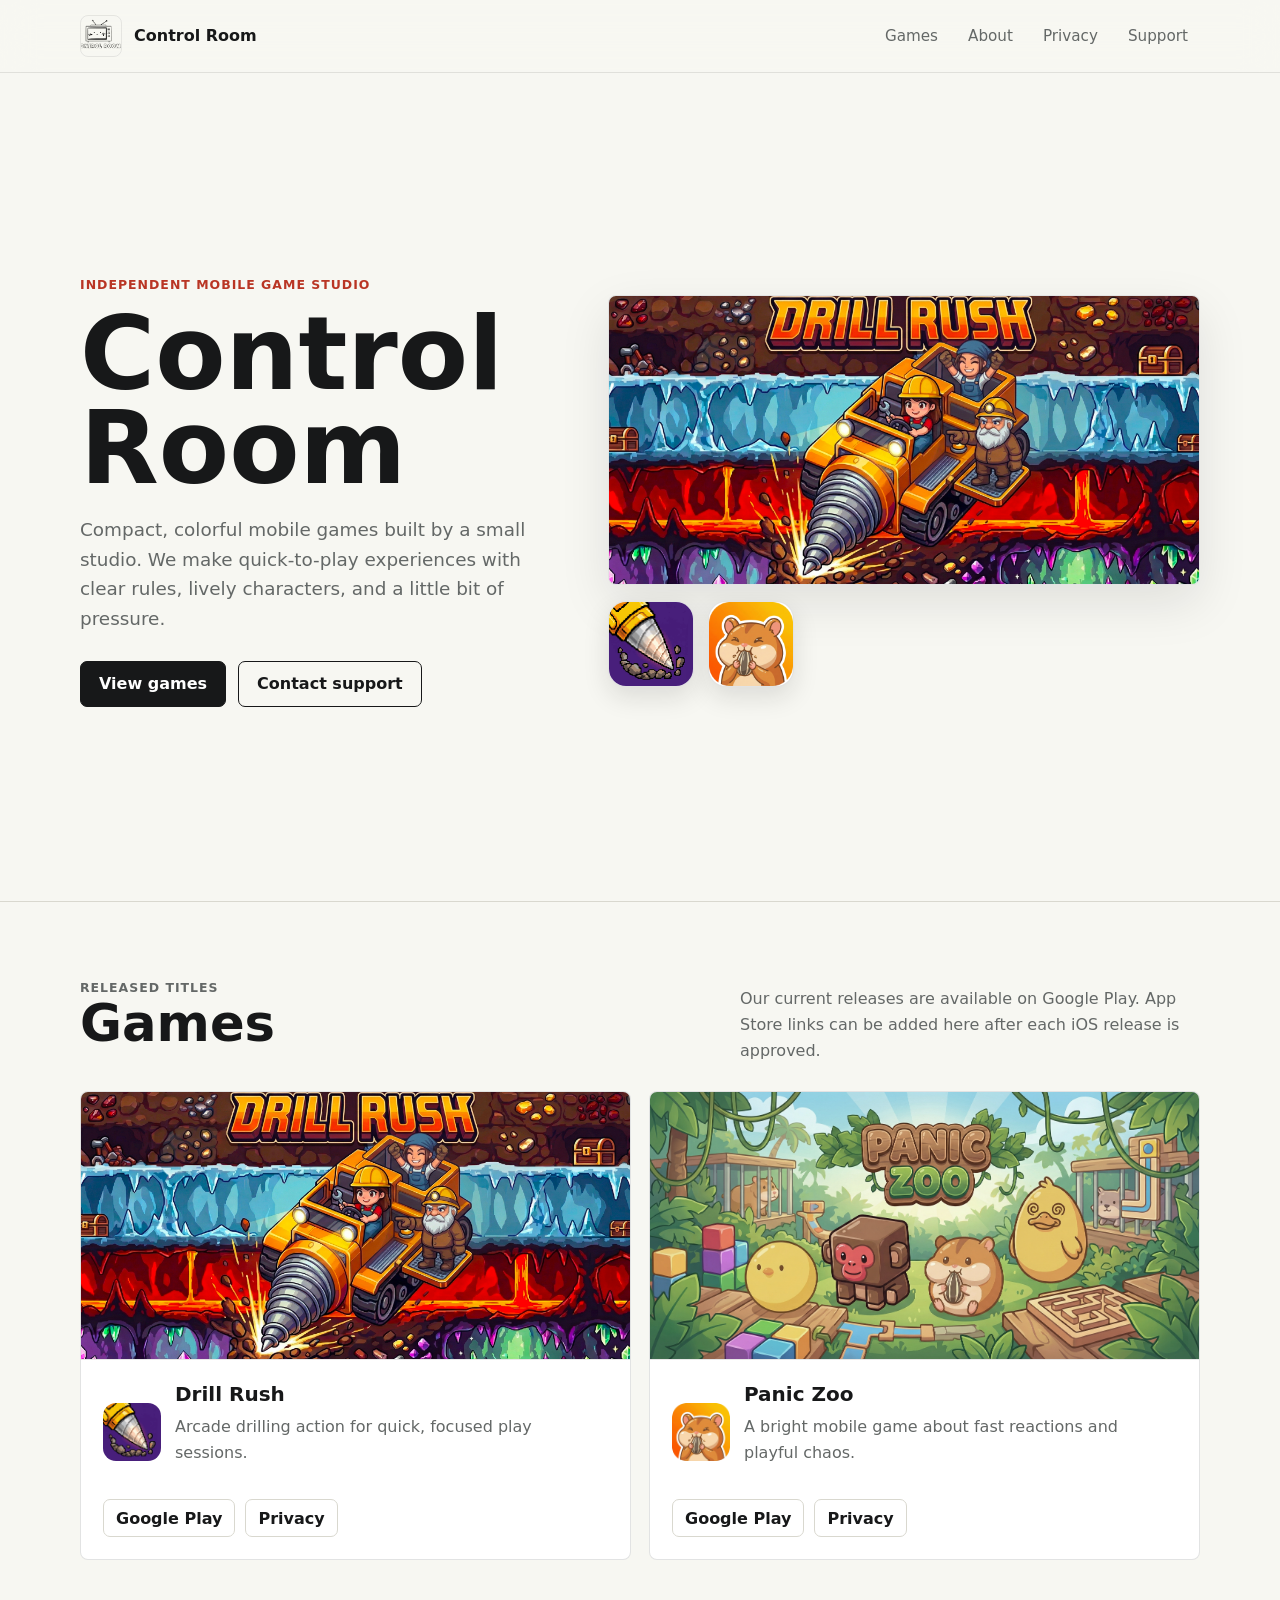
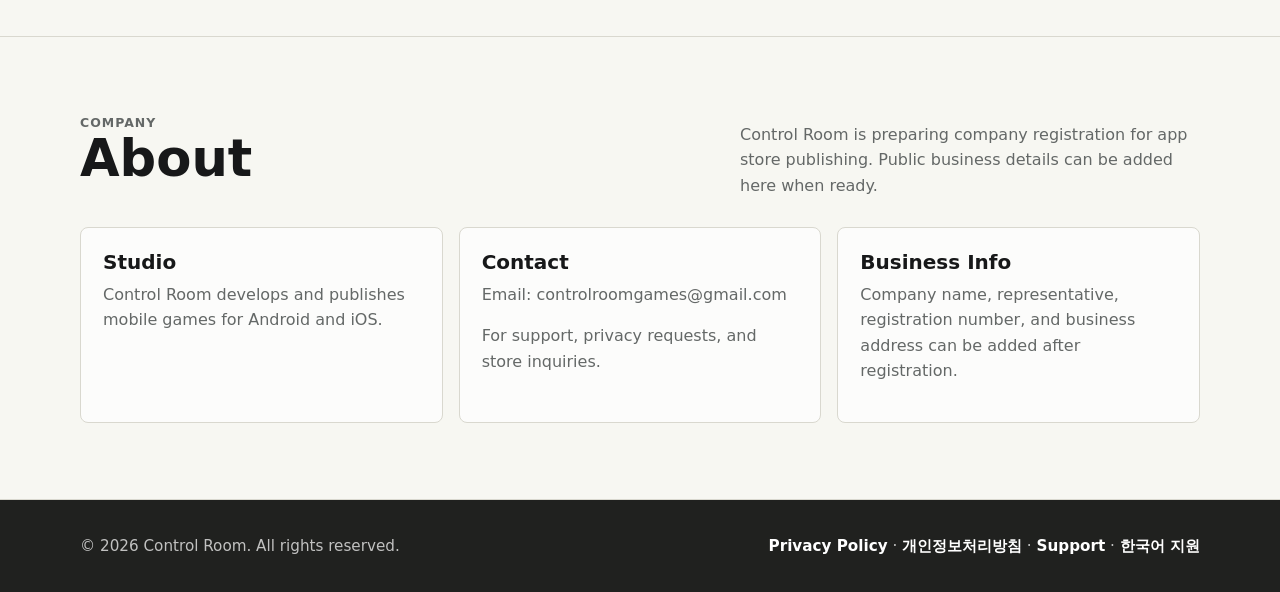
<file: index.html>
<!doctype html>
<html lang="ko">
  <head>
    <meta charset="utf-8">
    <meta name="viewport" content="width=device-width, initial-scale=1">
    <title>Control Room</title>
    <meta name="description" content="Control Room is an independent mobile game studio.">
    <link rel="stylesheet" href="styles.css">
    <meta name="google-site-verification" content="qa5ZgDuJ7lsUNsdeglWjX5tngMJCLJAfLEJJ9tehaVA" />
  </head>
  <body>
    <header class="site-header">
      <nav class="nav" aria-label="Primary navigation">
        <a class="brand" href="index.html">
          <img src="LOGO_Proto.PNG" alt="Control Room logo">
          <span>Control Room</span>
        </a>
        <div class="nav-links">
          <a href="#games">Games</a>
          <a href="#about">About</a>
          <a href="privacy.html">Privacy</a>
          <a href="support.html">Support</a>
        </div>
      </nav>
    </header>

    <main>
      <section class="hero">
        <div>
          <p class="eyebrow">Independent mobile game studio</p>
          <h1>Control Room</h1>
          <p class="lead">
            Compact, colorful mobile games built by a small studio. We make quick-to-play experiences with clear rules, lively characters, and a little bit of pressure.
          </p>
          <div class="actions">
            <a class="button" href="#games">View games</a>
            <a class="button secondary" href="support.html">Contact support</a>
          </div>
        </div>
        <div class="hero-art" aria-label="Control Room games">
          <div class="featured-image">
            <img src="DrillRush_GraphicImage_2.jpg" alt="Drill Rush promotional artwork">
          </div>
          <div class="icon-strip" aria-label="Game icons">
            <img class="app-icon" src="DriilRush_appIcon.png" alt="Drill Rush app icon">
            <img class="app-icon" src="hanster_icon_512.png" alt="Panic Zoo app icon">
          </div>
        </div>
      </section>

      <section class="section" id="games">
        <div class="section-inner">
          <div class="section-heading">
            <div>
              <p class="eyebrow">Released titles</p>
              <h2>Games</h2>
            </div>
            <p>Our current releases are available on Google Play. App Store links can be added here after each iOS release is approved.</p>
          </div>

          <div class="games-grid">
            <article class="game-card">
              <img class="cover" src="DrillRush_GraphicImage_2.jpg" alt="Drill Rush graphic image">
              <div class="game-body">
                <div class="game-title">
                  <img src="DriilRush_appIcon.png" alt="Drill Rush icon">
                  <div>
                    <h3>Drill Rush</h3>
                    <p>Arcade drilling action for quick, focused play sessions.</p>
                  </div>
                </div>
                <div class="link-row">
                  <a class="text-link" href="https://play.google.com/store/apps/details?id=com.controlroom.drillrush">Google Play</a>
                  <a class="text-link" href="privacy.html">Privacy</a>
                </div>
              </div>
            </article>

            <article class="game-card">
              <img class="cover" src="graphic_image.png" alt="Panic Zoo graphic image">
              <div class="game-body">
                <div class="game-title">
                  <img src="hanster_icon_512.png" alt="Panic Zoo icon">
                  <div>
                    <h3>Panic Zoo</h3>
                    <p>A bright mobile game about fast reactions and playful chaos.</p>
                  </div>
                </div>
                <div class="link-row">
                  <a class="text-link" href="https://play.google.com/store/apps/details?id=com.controlroom.paniczoo">Google Play</a>
                  <a class="text-link" href="privacy.html">Privacy</a>
                </div>
              </div>
            </article>
          </div>
        </div>
      </section>

      <section class="section" id="about">
        <div class="section-inner">
          <div class="section-heading">
            <div>
              <p class="eyebrow">Company</p>
              <h2>About</h2>
            </div>
            <p>Control Room is preparing company registration for app store publishing. Public business details can be added here when ready.</p>
          </div>

          <div class="about-grid">
            <div class="info-panel">
              <h3>Studio</h3>
              <p>Control Room develops and publishes mobile games for Android and iOS.</p>
            </div>
            <div class="info-panel">
              <h3>Contact</h3>
              <!-- Update this email before publishing if your official support address is different. -->
              <p>Email: <a href="mailto:controlroomgames@gmail.com">controlroomgames@gmail.com</a></p>
              <p>For support, privacy requests, and store inquiries.</p>
            </div>
            <div class="info-panel">
              <h3>Business Info</h3>
              <p>Company name, representative, registration number, and business address can be added after registration.</p>
            </div>
          </div>
        </div>
      </section>
    </main>

    <footer class="site-footer">
      <div class="footer-inner">
        <div>© 2026 Control Room. All rights reserved.</div>
        <div><a href="privacy.html">Privacy Policy</a> · <a href="privacy-ko.html">개인정보처리방침</a> · <a href="support.html">Support</a> · <a href="support-ko.html">한국어 지원</a></div>
      </div>
    </footer>
  </body>
</html>
</file>
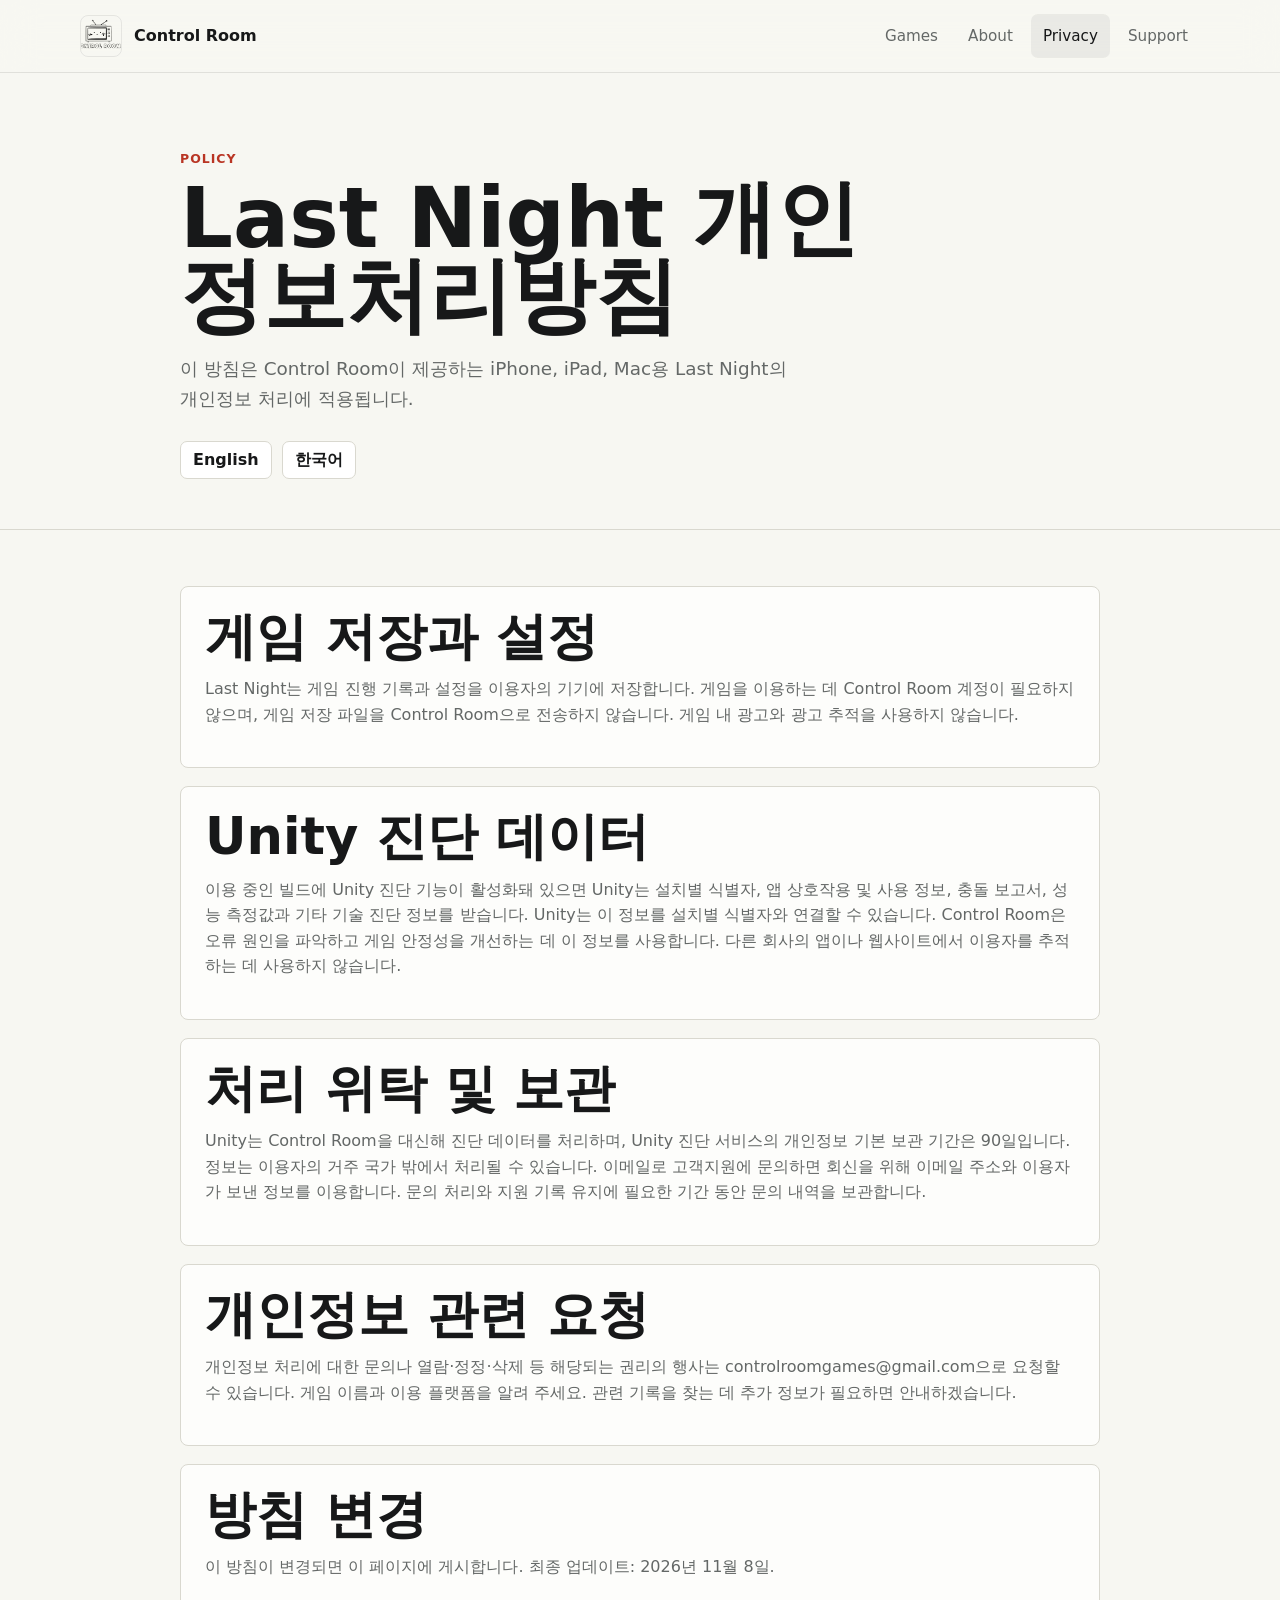
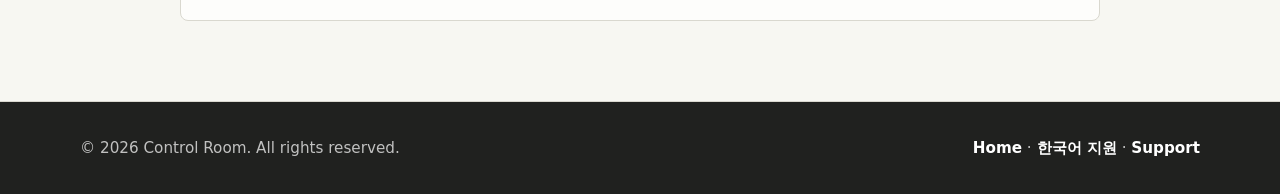
<file: last-night-privacy-ko.html>
<!doctype html>
<html lang="ko">
  <head>
    <meta charset="utf-8">
    <meta name="viewport" content="width=device-width, initial-scale=1">
    <title>Last Night 개인정보처리방침 | Control Room</title>
    <meta name="description" content="이 방침은 Control Room이 제공하는 iPhone, iPad, Mac용 Last Night의 개인정보 처리에 적용됩니다.">
    <link rel="stylesheet" href="styles.css">
  </head>
  <body>
    <header class="site-header">
      <nav class="nav" aria-label="Primary navigation">
        <a class="brand" href="index.html">
          <img src="LOGO_Proto.PNG" alt="Control Room 로고">
          <span>Control Room</span>
        </a>
        <div class="nav-links">
          <a href="index.html#games">Games</a>
          <a href="index.html#about">About</a>
          <a href="privacy.html" aria-current="page">Privacy</a>
          <a href="support-ko.html">Support</a>
        </div>
      </nav>
    </header>

    <main>
      <section class="page-hero">
        <p class="eyebrow">Policy</p>
        <h1>Last Night 개인정보처리방침</h1>
        <p class="lead">이 방침은 Control Room이 제공하는 iPhone, iPad, Mac용 Last Night의 개인정보 처리에 적용됩니다.</p>
        <div class="language-switch" aria-label="개인정보처리방침 언어">
          <a class="text-link" href="last-night-privacy.html">English</a>
          <a class="text-link" href="last-night-privacy-ko.html" aria-current="page">한국어</a>
        </div>
      </section>

      <div class="content-page">
        <div class="content-inner">
          <article class="prose">
            <section>
              <h2>게임 저장과 설정</h2>
              <p>Last Night는 게임 진행 기록과 설정을 이용자의 기기에 저장합니다. 게임을 이용하는 데 Control Room 계정이 필요하지 않으며, 게임 저장 파일을 Control Room으로 전송하지 않습니다. 게임 내 광고와 광고 추적을 사용하지 않습니다.</p>
            </section>

            <section>
              <h2>Unity 진단 데이터</h2>
              <p>이용 중인 빌드에 Unity 진단 기능이 활성화돼 있으면 Unity는 설치별 식별자, 앱 상호작용 및 사용 정보, 충돌 보고서, 성능 측정값과 기타 기술 진단 정보를 받습니다. Unity는 이 정보를 설치별 식별자와 연결할 수 있습니다. Control Room은 오류 원인을 파악하고 게임 안정성을 개선하는 데 이 정보를 사용합니다. 다른 회사의 앱이나 웹사이트에서 이용자를 추적하는 데 사용하지 않습니다.</p>
            </section>

            <section>
              <h2>처리 위탁 및 보관</h2>
              <p>Unity는 Control Room을 대신해 진단 데이터를 처리하며, Unity 진단 서비스의 개인정보 기본 보관 기간은 90일입니다. 정보는 이용자의 거주 국가 밖에서 처리될 수 있습니다. 이메일로 고객지원에 문의하면 회신을 위해 이메일 주소와 이용자가 보낸 정보를 이용합니다. 문의 처리와 지원 기록 유지에 필요한 기간 동안 문의 내역을 보관합니다.</p>
            </section>

            <section>
              <h2>개인정보 관련 요청</h2>
              <p>개인정보 처리에 대한 문의나 열람·정정·삭제 등 해당되는 권리의 행사는 <a href="mailto:controlroomgames@gmail.com">controlroomgames@gmail.com</a>으로 요청할 수 있습니다. 게임 이름과 이용 플랫폼을 알려 주세요. 관련 기록을 찾는 데 추가 정보가 필요하면 안내하겠습니다.</p>
            </section>

            <section>
              <h2>방침 변경</h2>
              <p>이 방침이 변경되면 이 페이지에 게시합니다. 최종 업데이트: 2026년 11월 8일.</p>
            </section>
          </article>
        </div>
      </div>
    </main>

    <footer class="site-footer">
      <div class="footer-inner">
        <div>© 2026 Control Room. All rights reserved.</div>
        <div><a href="index.html">Home</a> · <a href="support-ko.html">한국어 지원</a> · <a href="support.html">Support</a></div>
      </div>
    </footer>
  </body>
</html>
</file>
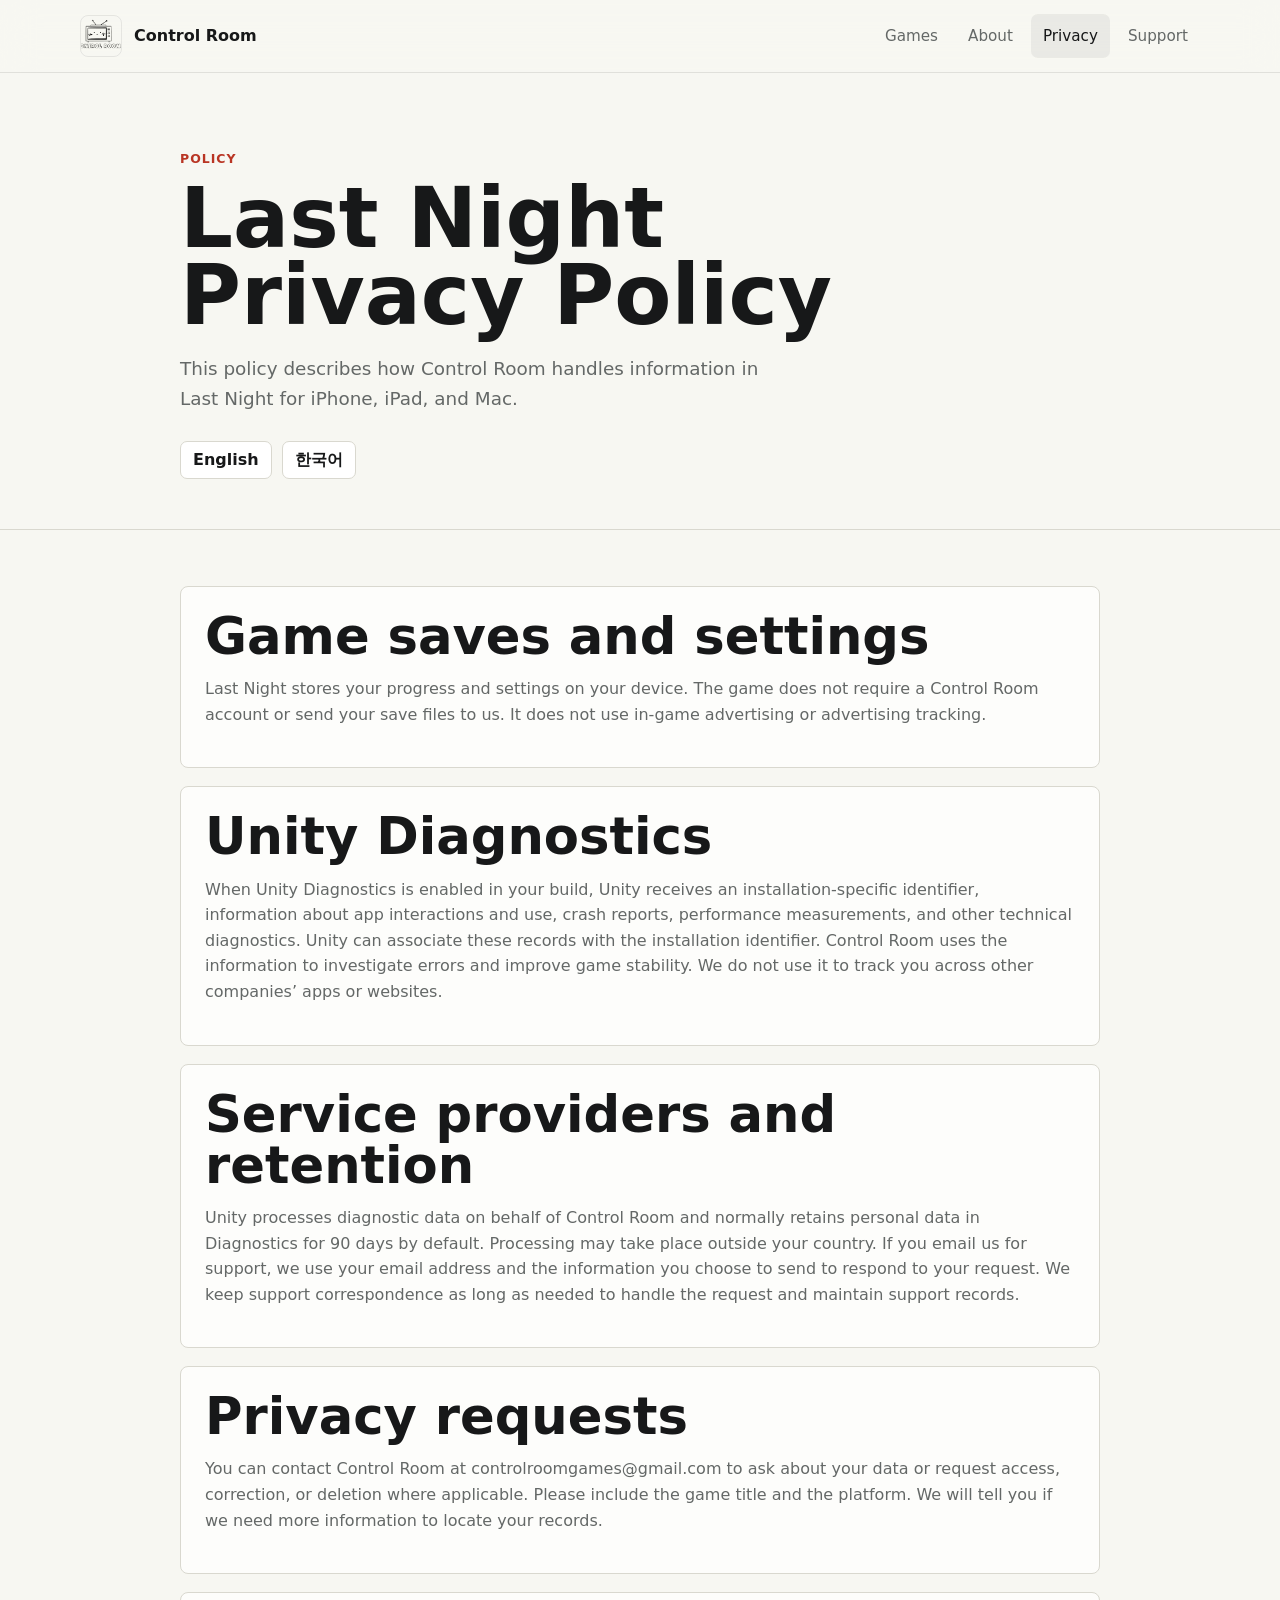
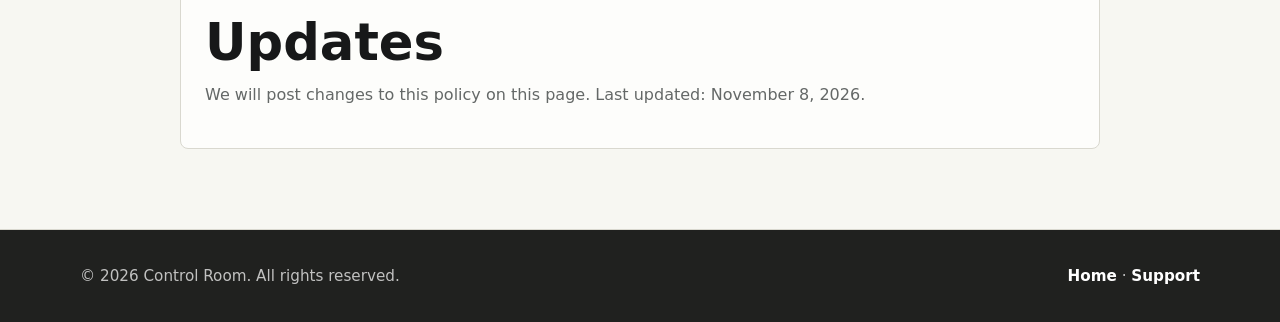
<file: last-night-privacy.html>
<!doctype html>
<html lang="en">
  <head>
    <meta charset="utf-8">
    <meta name="viewport" content="width=device-width, initial-scale=1">
    <title>Last Night Privacy Policy | Control Room</title>
    <meta name="description" content="This policy describes how Control Room handles information in Last Night for iPhone, iPad, and Mac.">
    <link rel="stylesheet" href="styles.css">
  </head>
  <body>
    <header class="site-header">
      <nav class="nav" aria-label="Primary navigation">
        <a class="brand" href="index.html">
          <img src="LOGO_Proto.PNG" alt="Control Room logo">
          <span>Control Room</span>
        </a>
        <div class="nav-links">
          <a href="index.html#games">Games</a>
          <a href="index.html#about">About</a>
          <a href="privacy.html" aria-current="page">Privacy</a>
          <a href="support.html">Support</a>
        </div>
      </nav>
    </header>

    <main>
      <section class="page-hero">
        <p class="eyebrow">Policy</p>
        <h1>Last Night Privacy Policy</h1>
        <p class="lead">This policy describes how Control Room handles information in Last Night for iPhone, iPad, and Mac.</p>
        <div class="language-switch" aria-label="Privacy policy languages">
          <a class="text-link" href="last-night-privacy.html" aria-current="page">English</a>
          <a class="text-link" href="last-night-privacy-ko.html">한국어</a>
        </div>
      </section>

      <div class="content-page">
        <div class="content-inner">
          <article class="prose">
            <section>
              <h2>Game saves and settings</h2>
              <p>Last Night stores your progress and settings on your device. The game does not require a Control Room account or send your save files to us. It does not use in-game advertising or advertising tracking.</p>
            </section>

            <section>
              <h2>Unity Diagnostics</h2>
              <p>When Unity Diagnostics is enabled in your build, Unity receives an installation-specific identifier, information about app interactions and use, crash reports, performance measurements, and other technical diagnostics. Unity can associate these records with the installation identifier. Control Room uses the information to investigate errors and improve game stability. We do not use it to track you across other companies’ apps or websites.</p>
            </section>

            <section>
              <h2>Service providers and retention</h2>
              <p>Unity processes diagnostic data on behalf of Control Room and normally retains personal data in Diagnostics for 90 days by default. Processing may take place outside your country. If you email us for support, we use your email address and the information you choose to send to respond to your request. We keep support correspondence as long as needed to handle the request and maintain support records.</p>
            </section>

            <section>
              <h2>Privacy requests</h2>
              <p>You can contact Control Room at <a href="mailto:controlroomgames@gmail.com">controlroomgames@gmail.com</a> to ask about your data or request access, correction, or deletion where applicable. Please include the game title and the platform. We will tell you if we need more information to locate your records.</p>
            </section>

            <section>
              <h2>Updates</h2>
              <p>We will post changes to this policy on this page. Last updated: November 8, 2026.</p>
            </section>
          </article>
        </div>
      </div>
    </main>

    <footer class="site-footer">
      <div class="footer-inner">
        <div>© 2026 Control Room. All rights reserved.</div>
        <div><a href="index.html">Home</a> · <a href="support.html">Support</a></div>
      </div>
    </footer>
  </body>
</html>
</file>
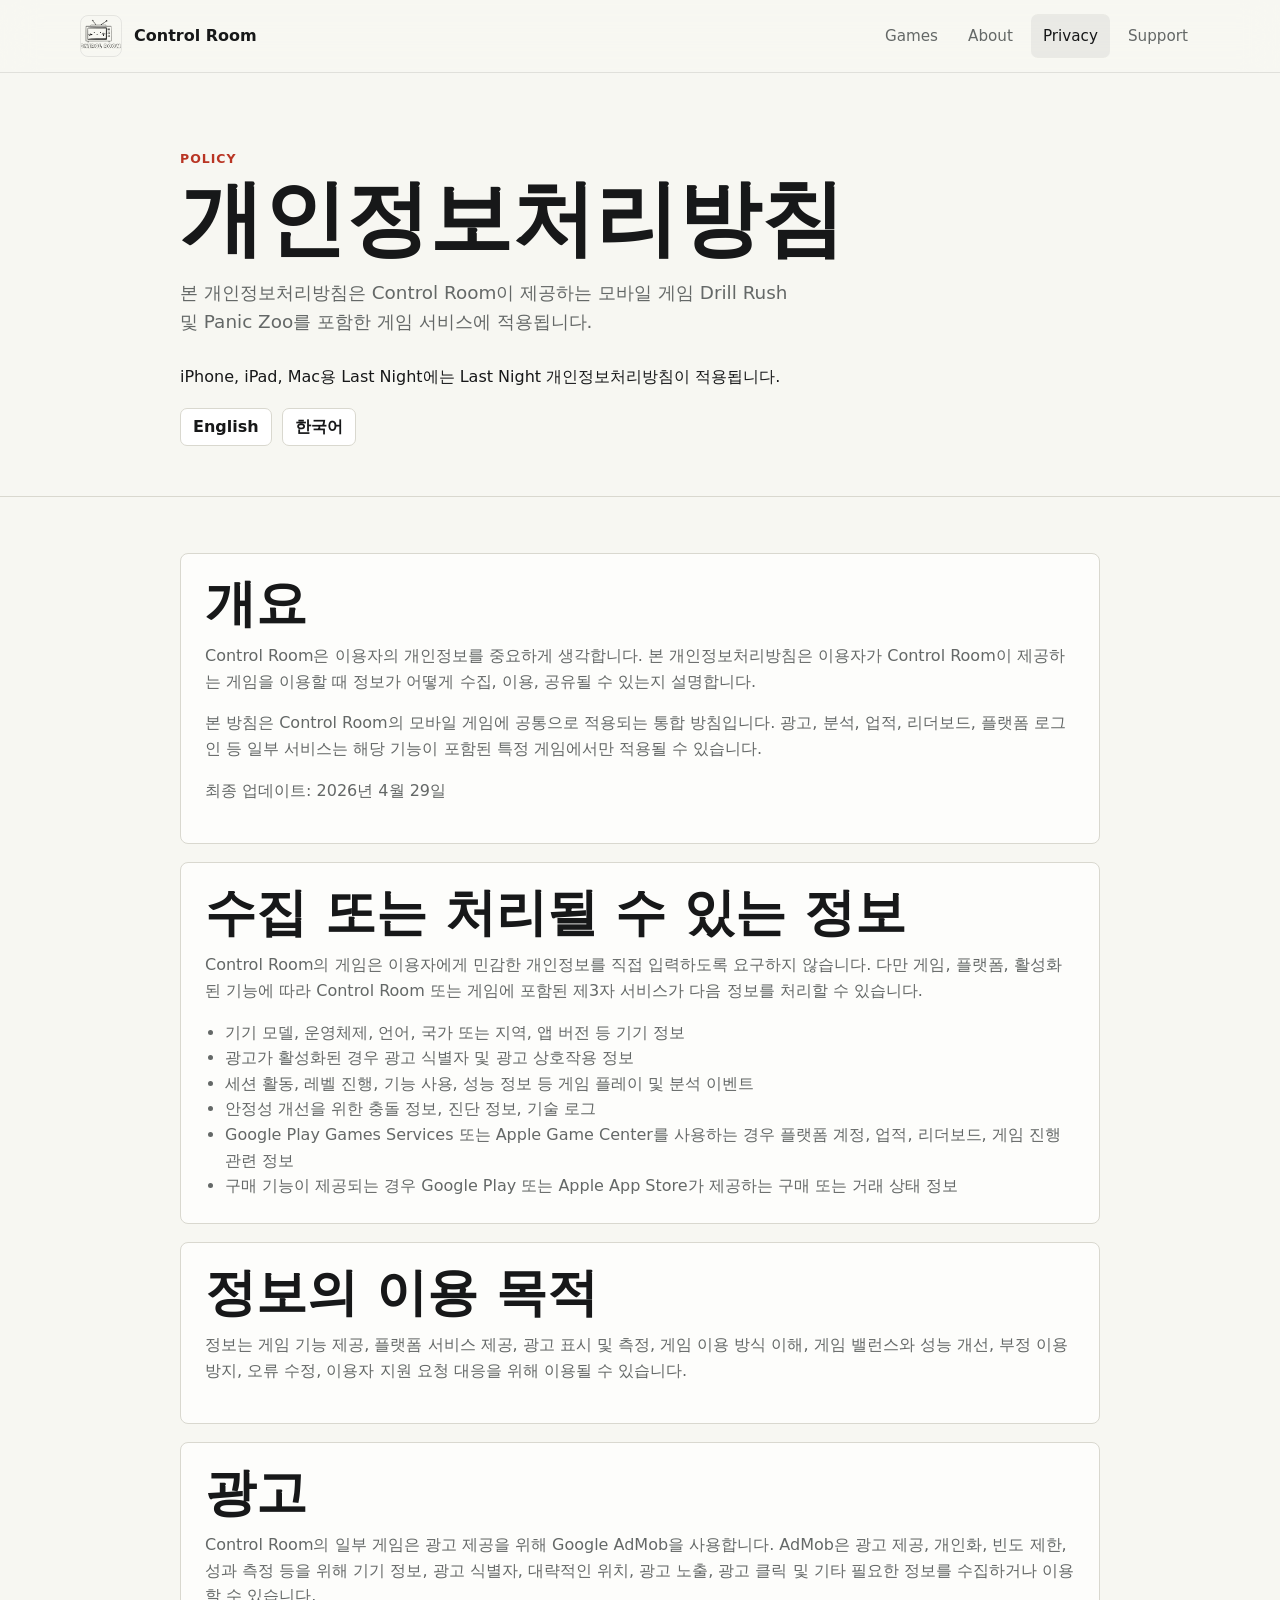
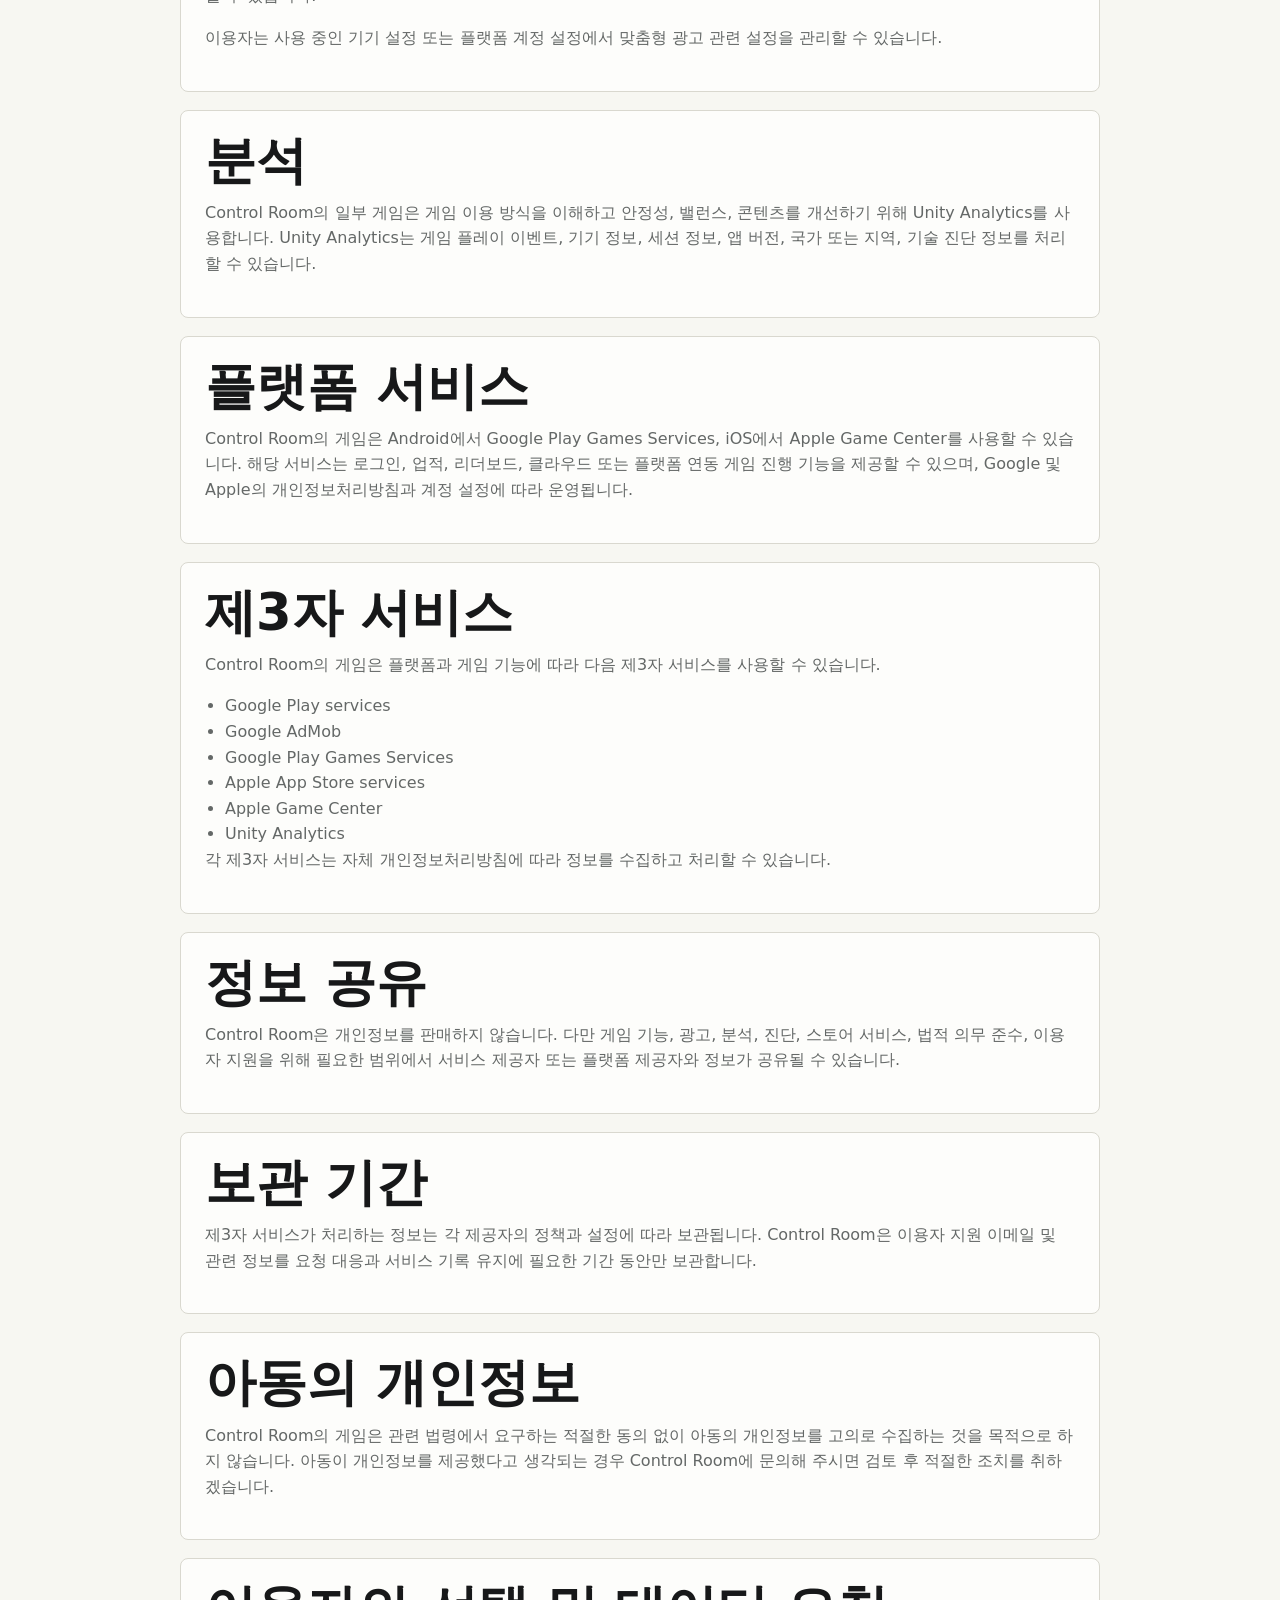
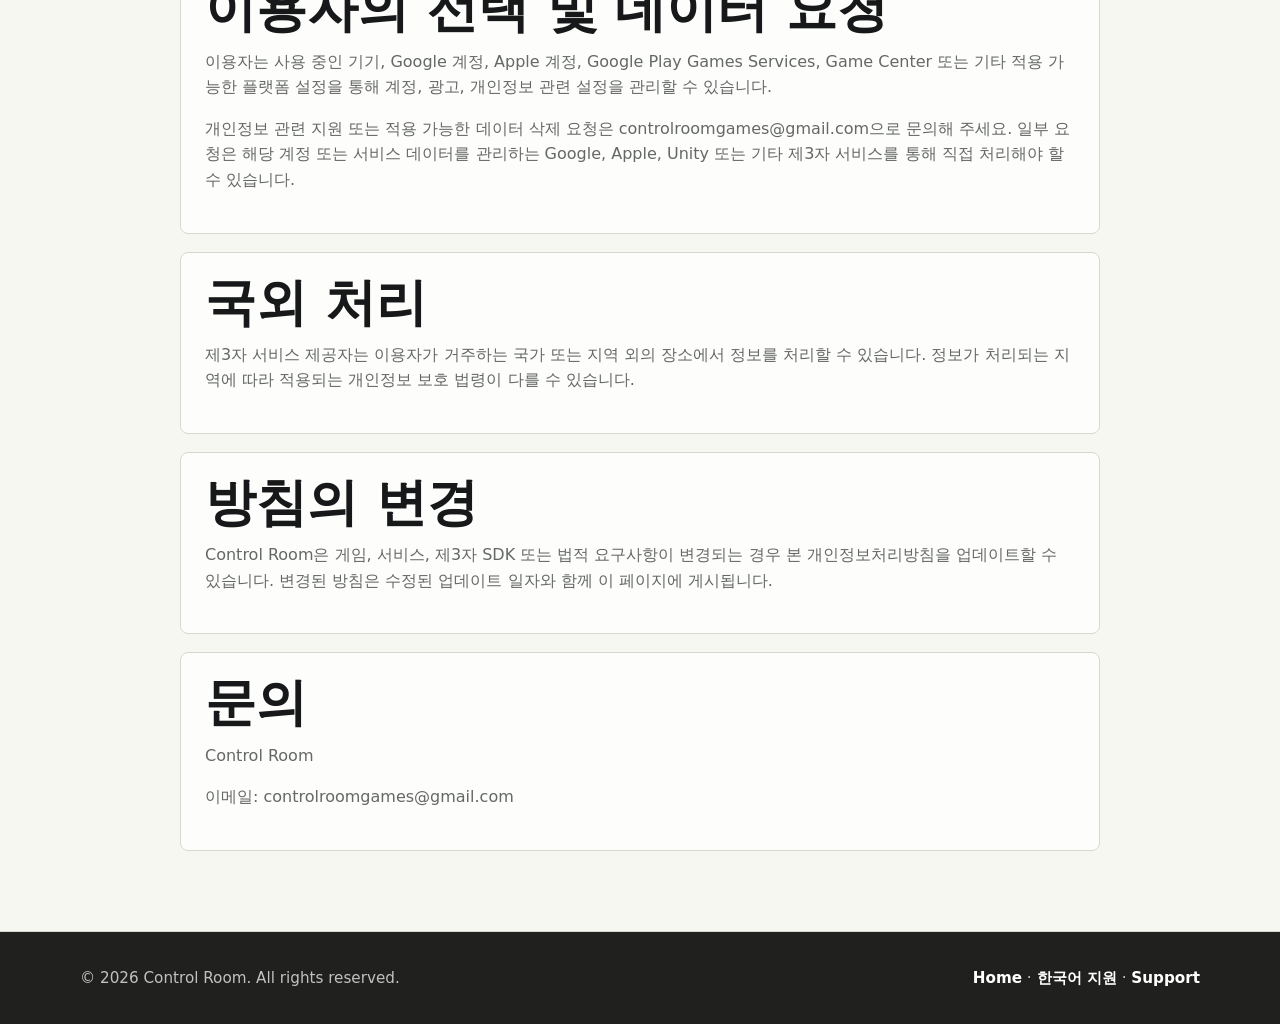
<file: privacy-ko.html>
<!doctype html>
<html lang="ko">
  <head>
    <meta charset="utf-8">
    <meta name="viewport" content="width=device-width, initial-scale=1">
    <title>개인정보처리방침 | Control Room</title>
    <meta name="description" content="Control Room 게임 개인정보처리방침.">
    <link rel="stylesheet" href="styles.css">
  </head>
  <body>
    <header class="site-header">
      <nav class="nav" aria-label="Primary navigation">
        <a class="brand" href="index.html">
          <img src="LOGO_Proto.PNG" alt="Control Room 로고">
          <span>Control Room</span>
        </a>
        <div class="nav-links">
          <a href="index.html#games">Games</a>
          <a href="index.html#about">About</a>
          <a href="privacy.html" aria-current="page">Privacy</a>
          <a href="support-ko.html">Support</a>
        </div>
      </nav>
    </header>

    <main>
      <section class="page-hero">
        <p class="eyebrow">Policy</p>
        <h1>개인정보처리방침</h1>
        <p class="lead">본 개인정보처리방침은 Control Room이 제공하는 모바일 게임 Drill Rush 및 Panic Zoo를 포함한 게임 서비스에 적용됩니다.</p>
        <p>iPhone, iPad, Mac용 Last Night에는 <a href="last-night-privacy-ko.html">Last Night 개인정보처리방침</a>이 적용됩니다.</p>
        <div class="language-switch" aria-label="개인정보처리방침 언어">
          <a class="text-link" href="privacy.html">English</a>
          <a class="text-link" href="privacy-ko.html" aria-current="page">한국어</a>
        </div>
      </section>

      <div class="content-page">
        <div class="content-inner">
          <article class="prose">
            <section>
              <h2>개요</h2>
              <p>Control Room은 이용자의 개인정보를 중요하게 생각합니다. 본 개인정보처리방침은 이용자가 Control Room이 제공하는 게임을 이용할 때 정보가 어떻게 수집, 이용, 공유될 수 있는지 설명합니다.</p>
              <p>본 방침은 Control Room의 모바일 게임에 공통으로 적용되는 통합 방침입니다. 광고, 분석, 업적, 리더보드, 플랫폼 로그인 등 일부 서비스는 해당 기능이 포함된 특정 게임에서만 적용될 수 있습니다.</p>
              <p>최종 업데이트: 2026년 4월 29일</p>
            </section>

            <section>
              <h2>수집 또는 처리될 수 있는 정보</h2>
              <p>Control Room의 게임은 이용자에게 민감한 개인정보를 직접 입력하도록 요구하지 않습니다. 다만 게임, 플랫폼, 활성화된 기능에 따라 Control Room 또는 게임에 포함된 제3자 서비스가 다음 정보를 처리할 수 있습니다.</p>
              <ul>
                <li>기기 모델, 운영체제, 언어, 국가 또는 지역, 앱 버전 등 기기 정보</li>
                <li>광고가 활성화된 경우 광고 식별자 및 광고 상호작용 정보</li>
                <li>세션 활동, 레벨 진행, 기능 사용, 성능 정보 등 게임 플레이 및 분석 이벤트</li>
                <li>안정성 개선을 위한 충돌 정보, 진단 정보, 기술 로그</li>
                <li>Google Play Games Services 또는 Apple Game Center를 사용하는 경우 플랫폼 계정, 업적, 리더보드, 게임 진행 관련 정보</li>
                <li>구매 기능이 제공되는 경우 Google Play 또는 Apple App Store가 제공하는 구매 또는 거래 상태 정보</li>
              </ul>
            </section>

            <section>
              <h2>정보의 이용 목적</h2>
              <p>정보는 게임 기능 제공, 플랫폼 서비스 제공, 광고 표시 및 측정, 게임 이용 방식 이해, 게임 밸런스와 성능 개선, 부정 이용 방지, 오류 수정, 이용자 지원 요청 대응을 위해 이용될 수 있습니다.</p>
            </section>

            <section>
              <h2>광고</h2>
              <p>Control Room의 일부 게임은 광고 제공을 위해 Google AdMob을 사용합니다. AdMob은 광고 제공, 개인화, 빈도 제한, 성과 측정 등을 위해 기기 정보, 광고 식별자, 대략적인 위치, 광고 노출, 광고 클릭 및 기타 필요한 정보를 수집하거나 이용할 수 있습니다.</p>
              <p>이용자는 사용 중인 기기 설정 또는 플랫폼 계정 설정에서 맞춤형 광고 관련 설정을 관리할 수 있습니다.</p>
            </section>

            <section>
              <h2>분석</h2>
              <p>Control Room의 일부 게임은 게임 이용 방식을 이해하고 안정성, 밸런스, 콘텐츠를 개선하기 위해 Unity Analytics를 사용합니다. Unity Analytics는 게임 플레이 이벤트, 기기 정보, 세션 정보, 앱 버전, 국가 또는 지역, 기술 진단 정보를 처리할 수 있습니다.</p>
            </section>

            <section>
              <h2>플랫폼 서비스</h2>
              <p>Control Room의 게임은 Android에서 Google Play Games Services, iOS에서 Apple Game Center를 사용할 수 있습니다. 해당 서비스는 로그인, 업적, 리더보드, 클라우드 또는 플랫폼 연동 게임 진행 기능을 제공할 수 있으며, Google 및 Apple의 개인정보처리방침과 계정 설정에 따라 운영됩니다.</p>
            </section>

            <section>
              <h2>제3자 서비스</h2>
              <p>Control Room의 게임은 플랫폼과 게임 기능에 따라 다음 제3자 서비스를 사용할 수 있습니다.</p>
              <ul>
                <li>Google Play services</li>
                <li>Google AdMob</li>
                <li>Google Play Games Services</li>
                <li>Apple App Store services</li>
                <li>Apple Game Center</li>
                <li>Unity Analytics</li>
              </ul>
              <p>각 제3자 서비스는 자체 개인정보처리방침에 따라 정보를 수집하고 처리할 수 있습니다.</p>
            </section>

            <section>
              <h2>정보 공유</h2>
              <p>Control Room은 개인정보를 판매하지 않습니다. 다만 게임 기능, 광고, 분석, 진단, 스토어 서비스, 법적 의무 준수, 이용자 지원을 위해 필요한 범위에서 서비스 제공자 또는 플랫폼 제공자와 정보가 공유될 수 있습니다.</p>
            </section>

            <section>
              <h2>보관 기간</h2>
              <p>제3자 서비스가 처리하는 정보는 각 제공자의 정책과 설정에 따라 보관됩니다. Control Room은 이용자 지원 이메일 및 관련 정보를 요청 대응과 서비스 기록 유지에 필요한 기간 동안만 보관합니다.</p>
            </section>

            <section>
              <h2>아동의 개인정보</h2>
              <p>Control Room의 게임은 관련 법령에서 요구하는 적절한 동의 없이 아동의 개인정보를 고의로 수집하는 것을 목적으로 하지 않습니다. 아동이 개인정보를 제공했다고 생각되는 경우 Control Room에 문의해 주시면 검토 후 적절한 조치를 취하겠습니다.</p>
            </section>

            <section>
              <h2>이용자의 선택 및 데이터 요청</h2>
              <p>이용자는 사용 중인 기기, Google 계정, Apple 계정, Google Play Games Services, Game Center 또는 기타 적용 가능한 플랫폼 설정을 통해 계정, 광고, 개인정보 관련 설정을 관리할 수 있습니다.</p>
              <p>개인정보 관련 지원 또는 적용 가능한 데이터 삭제 요청은 <a href="mailto:controlroomgames@gmail.com">controlroomgames@gmail.com</a>으로 문의해 주세요. 일부 요청은 해당 계정 또는 서비스 데이터를 관리하는 Google, Apple, Unity 또는 기타 제3자 서비스를 통해 직접 처리해야 할 수 있습니다.</p>
            </section>

            <section>
              <h2>국외 처리</h2>
              <p>제3자 서비스 제공자는 이용자가 거주하는 국가 또는 지역 외의 장소에서 정보를 처리할 수 있습니다. 정보가 처리되는 지역에 따라 적용되는 개인정보 보호 법령이 다를 수 있습니다.</p>
            </section>

            <section>
              <h2>방침의 변경</h2>
              <p>Control Room은 게임, 서비스, 제3자 SDK 또는 법적 요구사항이 변경되는 경우 본 개인정보처리방침을 업데이트할 수 있습니다. 변경된 방침은 수정된 업데이트 일자와 함께 이 페이지에 게시됩니다.</p>
            </section>

            <section>
              <h2>문의</h2>
              <p>Control Room</p>
              <p>이메일: <a href="mailto:controlroomgames@gmail.com">controlroomgames@gmail.com</a></p>
            </section>
          </article>
        </div>
      </div>
    </main>

    <footer class="site-footer">
      <div class="footer-inner">
        <div>© 2026 Control Room. All rights reserved.</div>
        <div><a href="index.html">Home</a> · <a href="support-ko.html">한국어 지원</a> · <a href="support.html">Support</a></div>
      </div>
    </footer>
  </body>
</html>
</file>
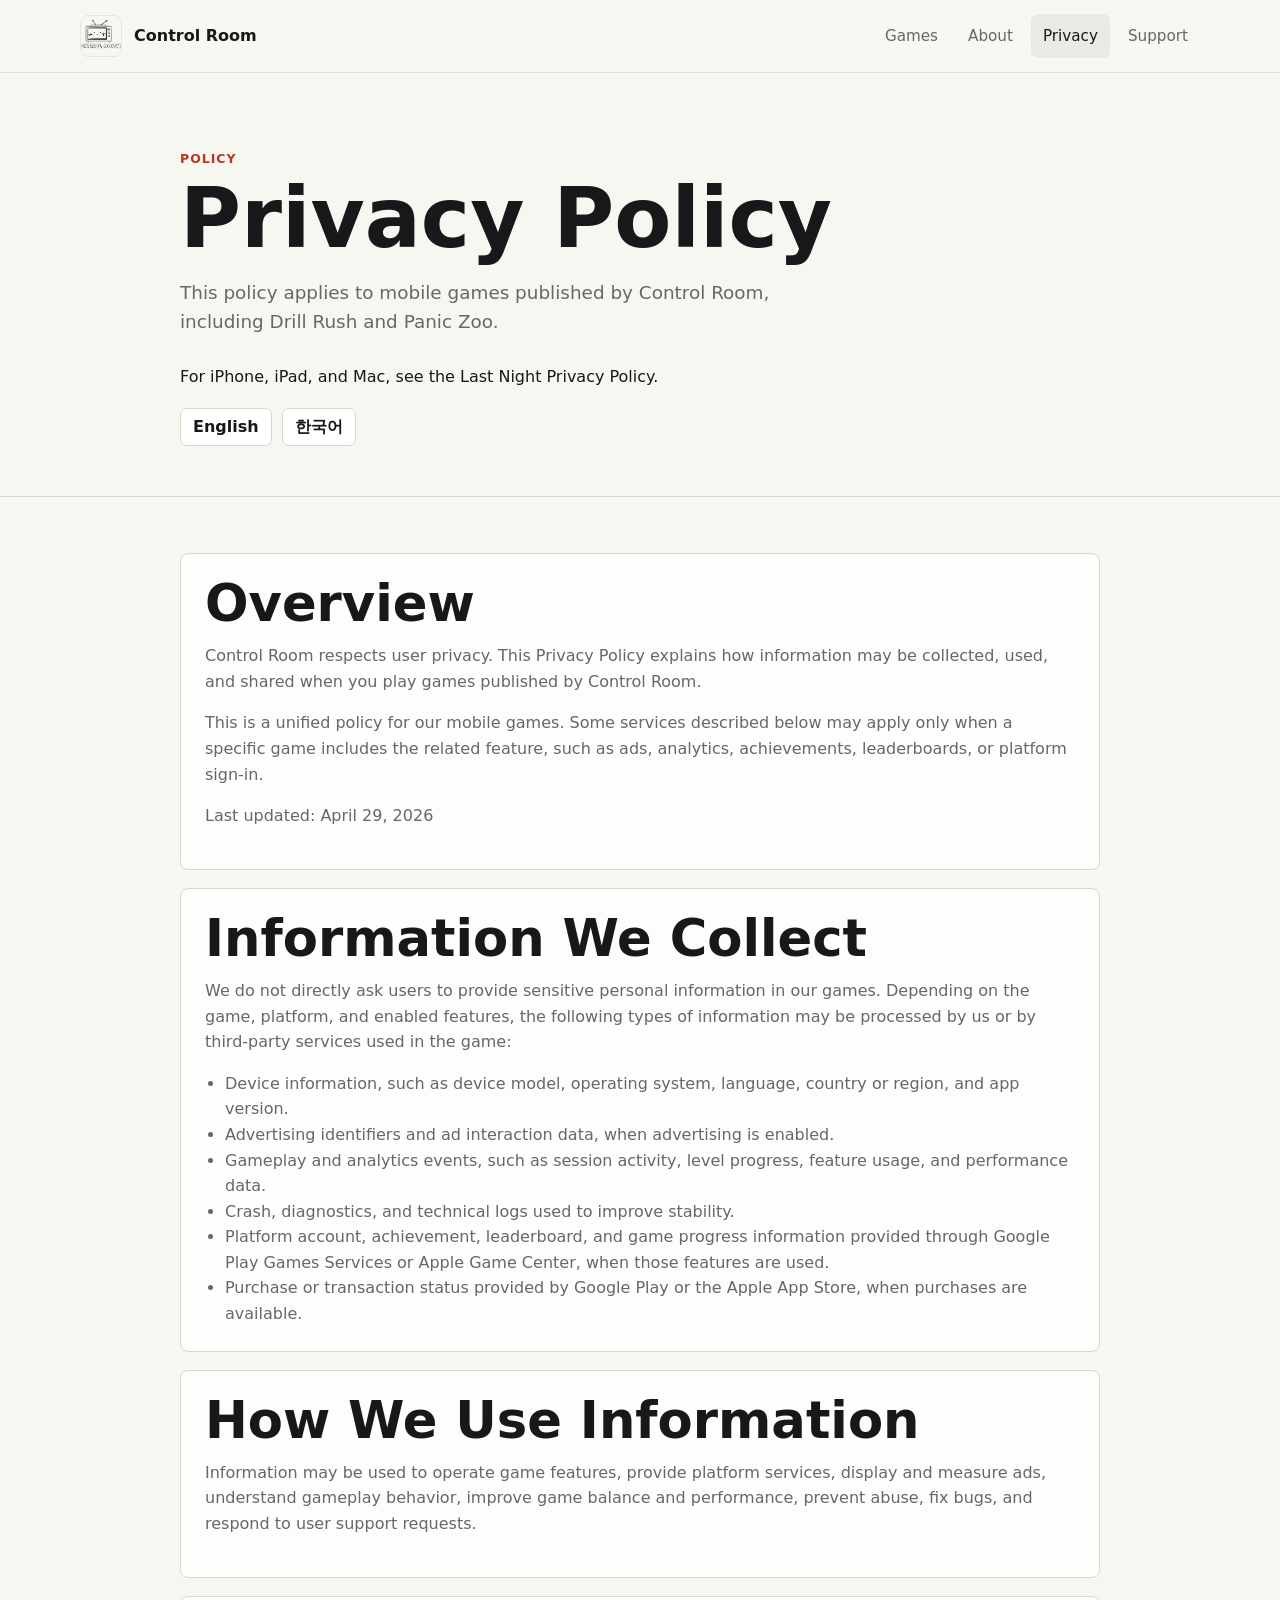
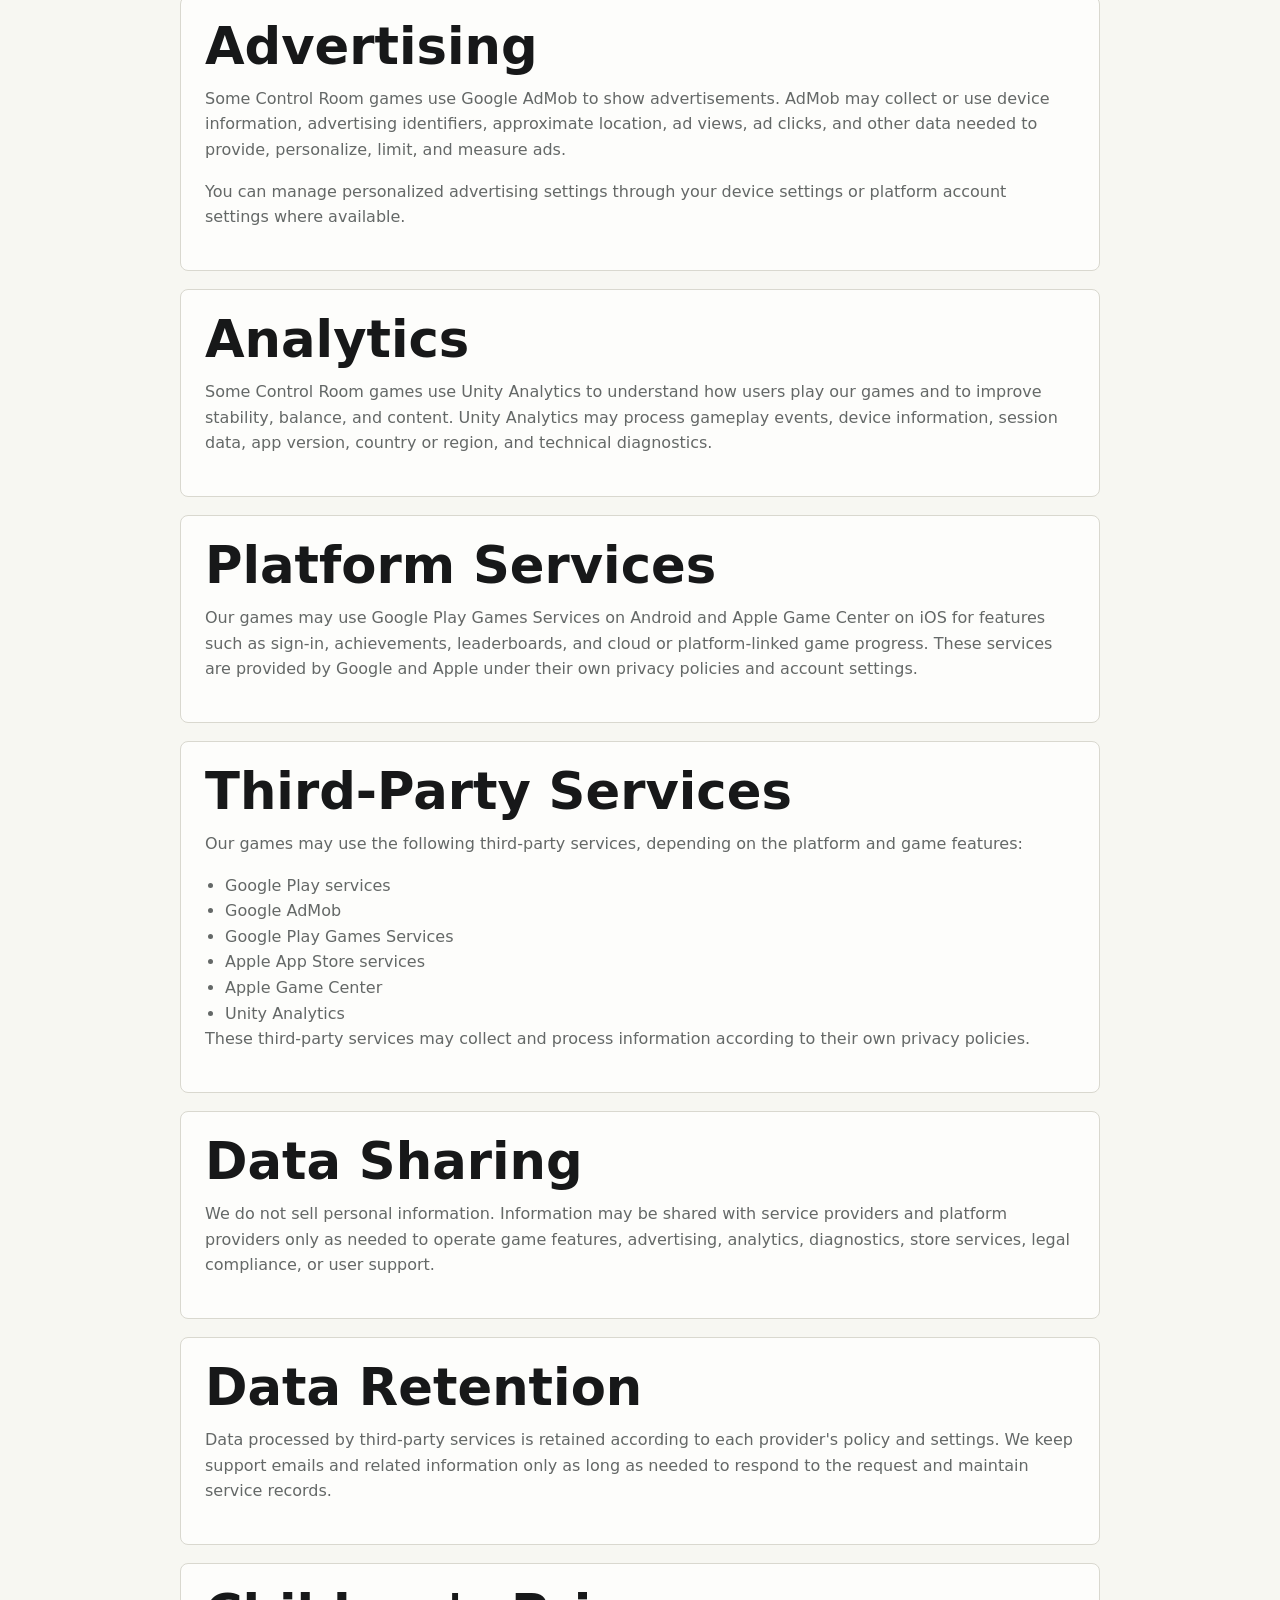
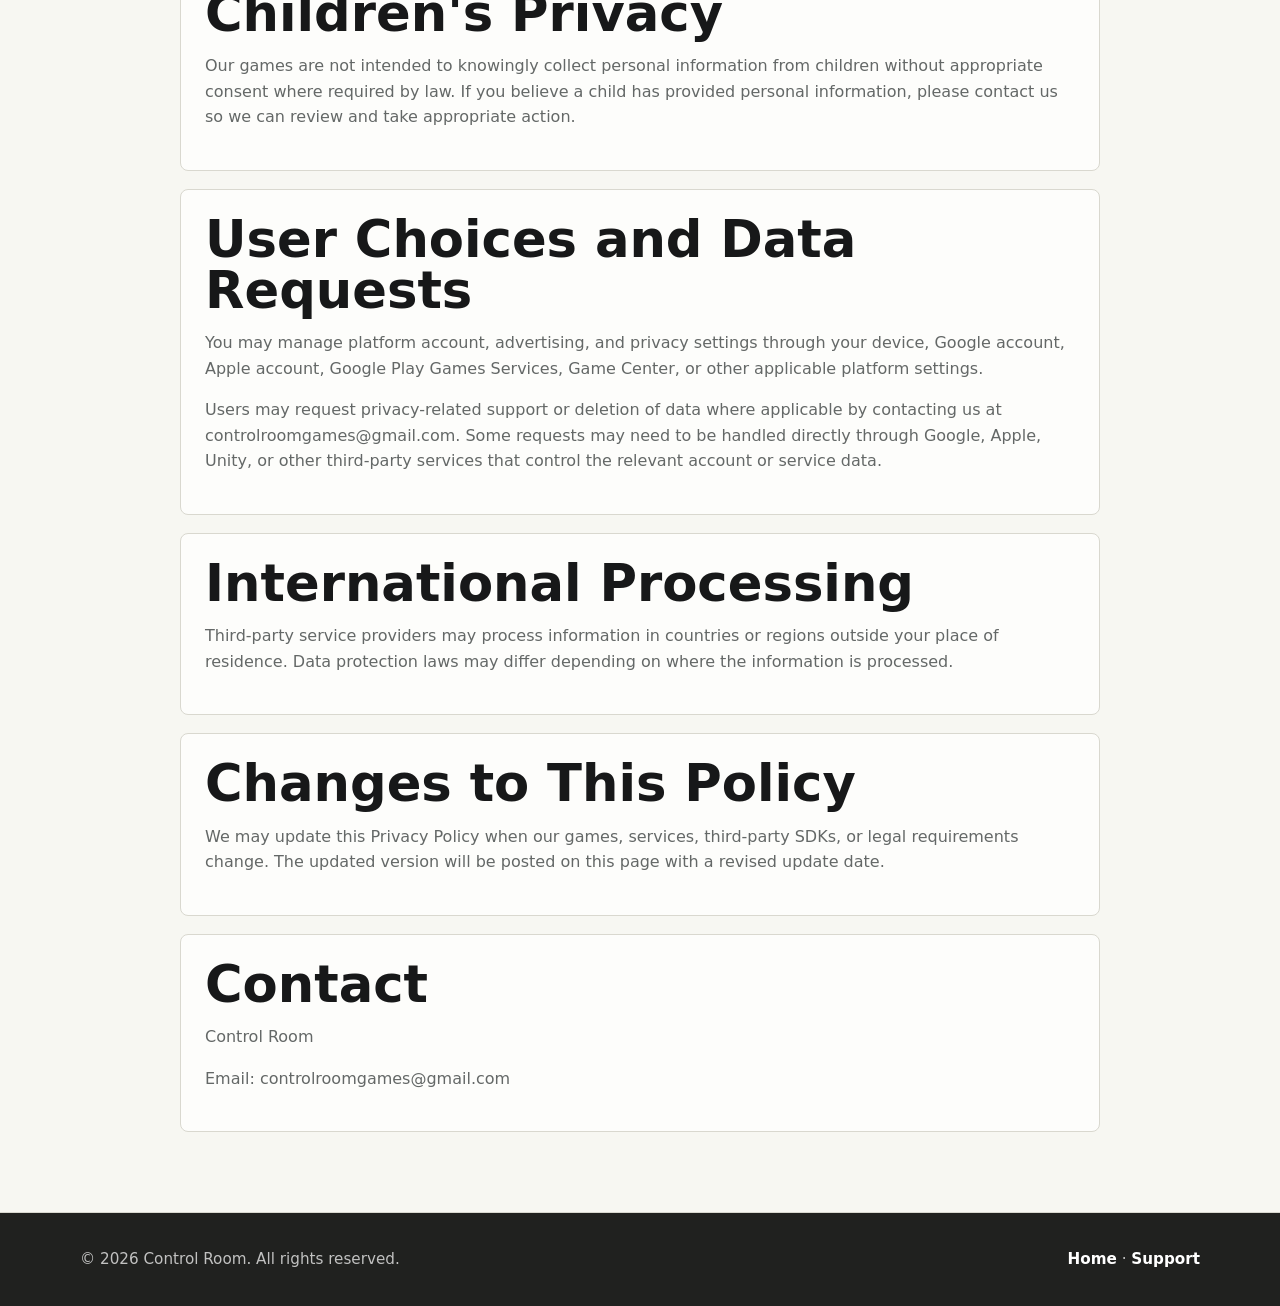
<file: privacy.html>
<!doctype html>
<html lang="en">
  <head>
    <meta charset="utf-8">
    <meta name="viewport" content="width=device-width, initial-scale=1">
    <title>Privacy Policy | Control Room</title>
    <meta name="description" content="Privacy Policy for Control Room games.">
    <link rel="stylesheet" href="styles.css">
  </head>
  <body>
    <header class="site-header">
      <nav class="nav" aria-label="Primary navigation">
        <a class="brand" href="index.html">
          <img src="LOGO_Proto.PNG" alt="Control Room logo">
          <span>Control Room</span>
        </a>
        <div class="nav-links">
          <a href="index.html#games">Games</a>
          <a href="index.html#about">About</a>
          <a href="privacy.html" aria-current="page">Privacy</a>
          <a href="support.html">Support</a>
        </div>
      </nav>
    </header>

    <main>
      <section class="page-hero">
        <p class="eyebrow">Policy</p>
        <h1>Privacy Policy</h1>
        <p class="lead">This policy applies to mobile games published by Control Room, including Drill Rush and Panic Zoo.</p>
        <p>For iPhone, iPad, and Mac, see the <a href="last-night-privacy.html">Last Night Privacy Policy</a>.</p>
        <div class="language-switch" aria-label="Privacy policy languages">
          <a class="text-link" href="privacy.html" aria-current="page">English</a>
          <a class="text-link" href="privacy-ko.html">한국어</a>
        </div>
      </section>

      <div class="content-page">
        <div class="content-inner">
          <article class="prose">
            <section>
              <h2>Overview</h2>
              <p>Control Room respects user privacy. This Privacy Policy explains how information may be collected, used, and shared when you play games published by Control Room.</p>
              <p>This is a unified policy for our mobile games. Some services described below may apply only when a specific game includes the related feature, such as ads, analytics, achievements, leaderboards, or platform sign-in.</p>
              <p>Last updated: April 29, 2026</p>
            </section>

            <section>
              <h2>Information We Collect</h2>
              <!-- Update this section to match the exact SDKs used in each released build. -->
              <p>We do not directly ask users to provide sensitive personal information in our games. Depending on the game, platform, and enabled features, the following types of information may be processed by us or by third-party services used in the game:</p>
              <ul>
                <li>Device information, such as device model, operating system, language, country or region, and app version.</li>
                <li>Advertising identifiers and ad interaction data, when advertising is enabled.</li>
                <li>Gameplay and analytics events, such as session activity, level progress, feature usage, and performance data.</li>
                <li>Crash, diagnostics, and technical logs used to improve stability.</li>
                <li>Platform account, achievement, leaderboard, and game progress information provided through Google Play Games Services or Apple Game Center, when those features are used.</li>
                <li>Purchase or transaction status provided by Google Play or the Apple App Store, when purchases are available.</li>
              </ul>
            </section>

            <section>
              <h2>How We Use Information</h2>
              <p>Information may be used to operate game features, provide platform services, display and measure ads, understand gameplay behavior, improve game balance and performance, prevent abuse, fix bugs, and respond to user support requests.</p>
            </section>

            <section>
              <h2>Advertising</h2>
              <p>Some Control Room games use Google AdMob to show advertisements. AdMob may collect or use device information, advertising identifiers, approximate location, ad views, ad clicks, and other data needed to provide, personalize, limit, and measure ads.</p>
              <p>You can manage personalized advertising settings through your device settings or platform account settings where available.</p>
            </section>

            <section>
              <h2>Analytics</h2>
              <p>Some Control Room games use Unity Analytics to understand how users play our games and to improve stability, balance, and content. Unity Analytics may process gameplay events, device information, session data, app version, country or region, and technical diagnostics.</p>
            </section>

            <section>
              <h2>Platform Services</h2>
              <p>Our games may use Google Play Games Services on Android and Apple Game Center on iOS for features such as sign-in, achievements, leaderboards, and cloud or platform-linked game progress. These services are provided by Google and Apple under their own privacy policies and account settings.</p>
            </section>

            <section>
              <h2>Third-Party Services</h2>
              <p>Our games may use the following third-party services, depending on the platform and game features:</p>
              <ul>
                <li>Google Play services</li>
                <li>Google AdMob</li>
                <li>Google Play Games Services</li>
                <li>Apple App Store services</li>
                <li>Apple Game Center</li>
                <li>Unity Analytics</li>
              </ul>
              <p>These third-party services may collect and process information according to their own privacy policies.</p>
            </section>

            <section>
              <h2>Data Sharing</h2>
              <p>We do not sell personal information. Information may be shared with service providers and platform providers only as needed to operate game features, advertising, analytics, diagnostics, store services, legal compliance, or user support.</p>
            </section>

            <section>
              <h2>Data Retention</h2>
              <p>Data processed by third-party services is retained according to each provider's policy and settings. We keep support emails and related information only as long as needed to respond to the request and maintain service records.</p>
            </section>

            <section>
              <h2>Children's Privacy</h2>
              <p>Our games are not intended to knowingly collect personal information from children without appropriate consent where required by law. If you believe a child has provided personal information, please contact us so we can review and take appropriate action.</p>
            </section>

            <section>
              <h2>User Choices and Data Requests</h2>
              <p>You may manage platform account, advertising, and privacy settings through your device, Google account, Apple account, Google Play Games Services, Game Center, or other applicable platform settings.</p>
              <p>Users may request privacy-related support or deletion of data where applicable by contacting us at <a href="mailto:controlroomgames@gmail.com">controlroomgames@gmail.com</a>. Some requests may need to be handled directly through Google, Apple, Unity, or other third-party services that control the relevant account or service data.</p>
            </section>

            <section>
              <h2>International Processing</h2>
              <p>Third-party service providers may process information in countries or regions outside your place of residence. Data protection laws may differ depending on where the information is processed.</p>
            </section>

            <section>
              <h2>Changes to This Policy</h2>
              <p>We may update this Privacy Policy when our games, services, third-party SDKs, or legal requirements change. The updated version will be posted on this page with a revised update date.</p>
            </section>

            <section>
              <h2>Contact</h2>
              <p>Control Room</p>
              <p>Email: <a href="mailto:controlroomgames@gmail.com">controlroomgames@gmail.com</a></p>
            </section>
          </article>
        </div>
      </div>
    </main>

    <footer class="site-footer">
      <div class="footer-inner">
        <div>© 2026 Control Room. All rights reserved.</div>
        <div><a href="index.html">Home</a> · <a href="support.html">Support</a></div>
      </div>
    </footer>
  </body>
</html>
</file>
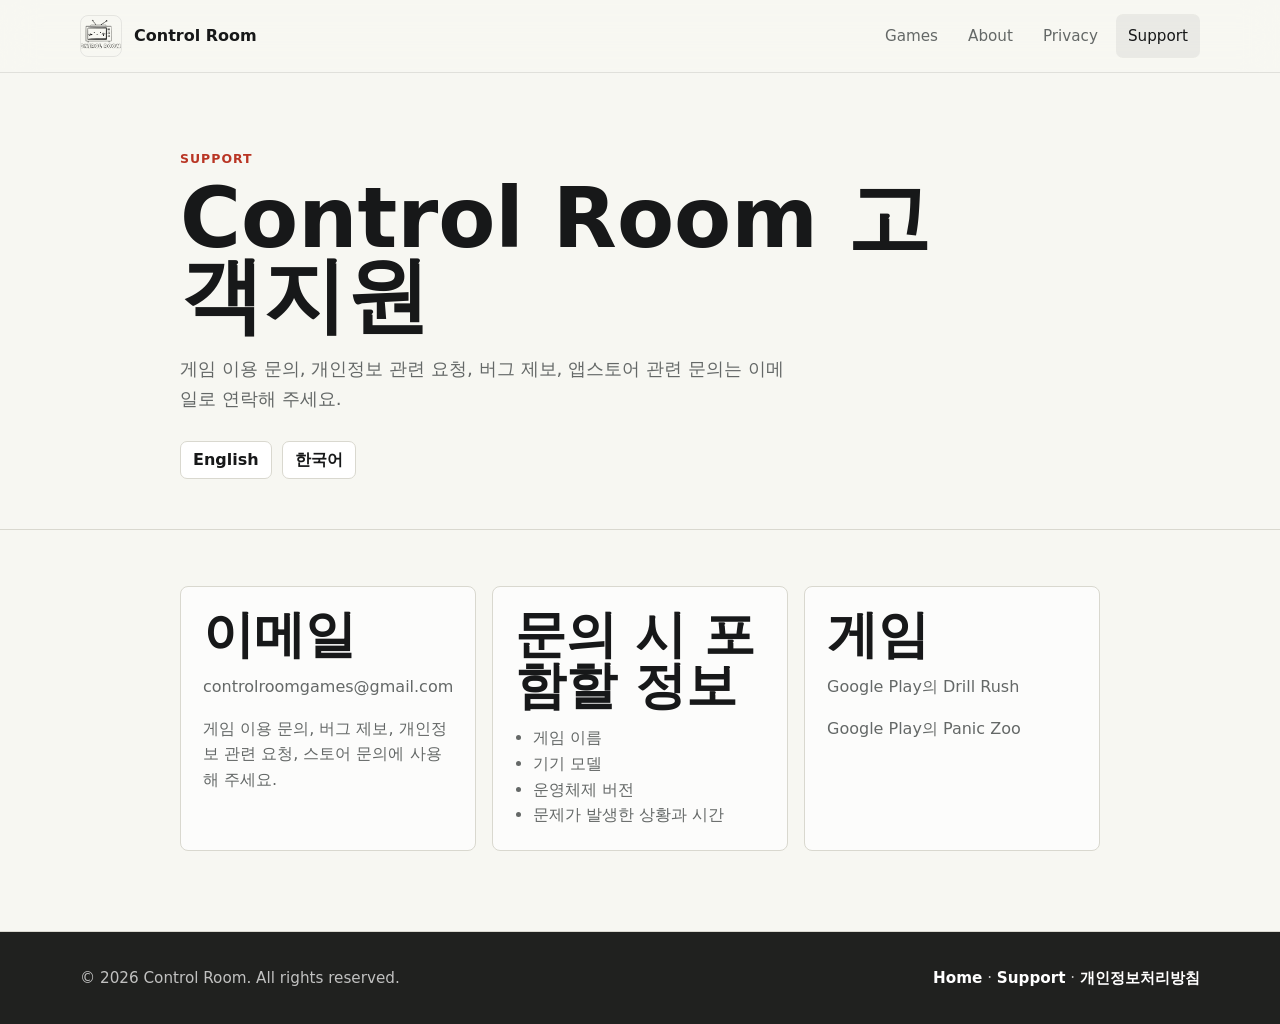
<file: support-ko.html>
<!doctype html>
<html lang="ko">
  <head>
    <meta charset="utf-8">
    <meta name="viewport" content="width=device-width, initial-scale=1">
    <title>고객지원 | Control Room</title>
    <meta name="description" content="Control Room 게임 고객지원 페이지.">
    <link rel="stylesheet" href="styles.css">
  </head>
  <body>
    <header class="site-header">
      <nav class="nav" aria-label="Primary navigation">
        <a class="brand" href="index.html">
          <img src="LOGO_Proto.PNG" alt="Control Room 로고">
          <span>Control Room</span>
        </a>
        <div class="nav-links">
          <a href="index.html#games">Games</a>
          <a href="index.html#about">About</a>
          <a href="privacy-ko.html">Privacy</a>
          <a href="support-ko.html" aria-current="page">Support</a>
        </div>
      </nav>
    </header>

    <main>
      <section class="page-hero">
        <p class="eyebrow">Support</p>
        <h1>Control Room 고객지원</h1>
        <p class="lead">게임 이용 문의, 개인정보 관련 요청, 버그 제보, 앱스토어 관련 문의는 이메일로 연락해 주세요.</p>
        <div class="language-switch" aria-label="고객지원 언어">
          <a class="text-link" href="support.html">English</a>
          <a class="text-link" href="support-ko.html" aria-current="page">한국어</a>
        </div>
      </section>

      <div class="content-page">
        <div class="content-inner">
          <div class="policy-grid">
            <section class="info-panel">
              <h2>이메일</h2>
              <p><a href="mailto:controlroomgames@gmail.com">controlroomgames@gmail.com</a></p>
              <p>게임 이용 문의, 버그 제보, 개인정보 관련 요청, 스토어 문의에 사용해 주세요.</p>
            </section>

            <section class="info-panel">
              <h2>문의 시 포함할 정보</h2>
              <ul>
                <li>게임 이름</li>
                <li>기기 모델</li>
                <li>운영체제 버전</li>
                <li>문제가 발생한 상황과 시간</li>
              </ul>
            </section>

            <section class="info-panel">
              <h2>게임</h2>
              <p><a href="https://play.google.com/store/apps/details?id=com.controlroom.drillrush">Google Play의 Drill Rush</a></p>
              <p><a href="https://play.google.com/store/apps/details?id=com.controlroom.paniczoo">Google Play의 Panic Zoo</a></p>
            </section>
          </div>
        </div>
      </div>
    </main>

    <footer class="site-footer">
      <div class="footer-inner">
        <div>© 2026 Control Room. All rights reserved.</div>
        <div><a href="index.html">Home</a> · <a href="support.html">Support</a> · <a href="privacy-ko.html">개인정보처리방침</a></div>
      </div>
    </footer>
  </body>
</html>
</file>
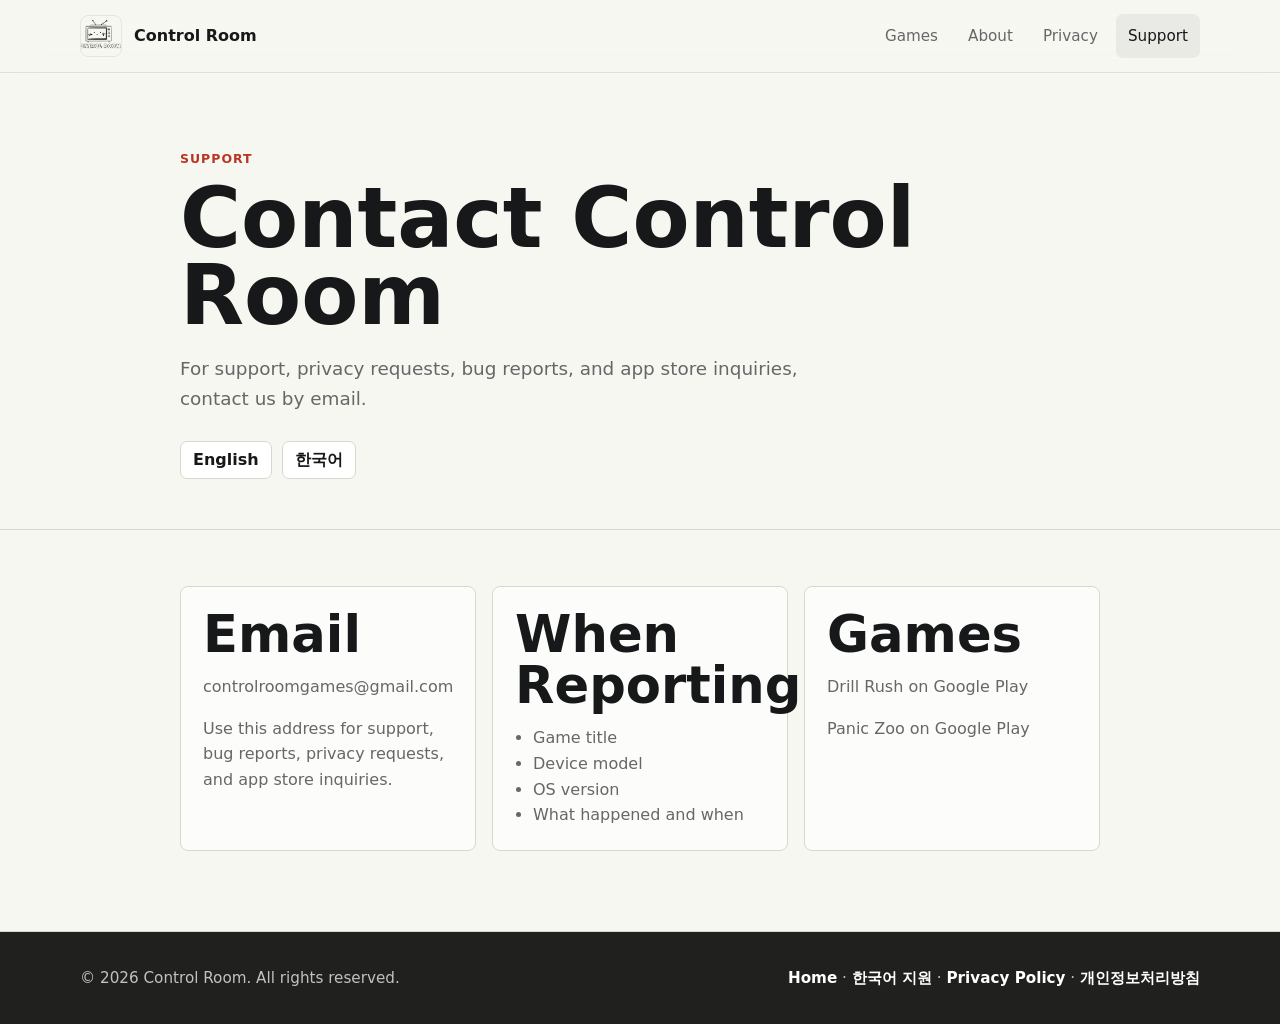
<file: support.html>
<!doctype html>
<html lang="en">
  <head>
    <meta charset="utf-8">
    <meta name="viewport" content="width=device-width, initial-scale=1">
    <title>Support | Control Room</title>
    <meta name="description" content="Support page for Control Room games.">
    <link rel="stylesheet" href="styles.css">
  </head>
  <body>
    <header class="site-header">
      <nav class="nav" aria-label="Primary navigation">
        <a class="brand" href="index.html">
          <img src="LOGO_Proto.PNG" alt="Control Room logo">
          <span>Control Room</span>
        </a>
        <div class="nav-links">
          <a href="index.html#games">Games</a>
          <a href="index.html#about">About</a>
          <a href="privacy.html">Privacy</a>
          <a href="support.html" aria-current="page">Support</a>
        </div>
      </nav>
    </header>

    <main>
      <section class="page-hero">
        <p class="eyebrow">Support</p>
        <h1>Contact Control Room</h1>
        <p class="lead">For support, privacy requests, bug reports, and app store inquiries, contact us by email.</p>
        <div class="language-switch" aria-label="Support languages">
          <a class="text-link" href="support.html" aria-current="page">English</a>
          <a class="text-link" href="support-ko.html">한국어</a>
        </div>
      </section>

      <div class="content-page">
        <div class="content-inner">
          <div class="policy-grid">
            <section class="info-panel">
              <h2>Email</h2>
              <!-- Update this email before publishing if your official support address is different. -->
              <p><a href="mailto:controlroomgames@gmail.com">controlroomgames@gmail.com</a></p>
              <p>Use this address for support, bug reports, privacy requests, and app store inquiries.</p>
            </section>

            <section class="info-panel">
              <h2>When Reporting</h2>
              <ul>
                <li>Game title</li>
                <li>Device model</li>
                <li>OS version</li>
                <li>What happened and when</li>
              </ul>
            </section>

            <section class="info-panel">
              <h2>Games</h2>
              <p><a href="https://play.google.com/store/apps/details?id=com.controlroom.drillrush">Drill Rush on Google Play</a></p>
              <p><a href="https://play.google.com/store/apps/details?id=com.controlroom.paniczoo">Panic Zoo on Google Play</a></p>
            </section>
          </div>
        </div>
      </div>
    </main>

    <footer class="site-footer">
      <div class="footer-inner">
        <div>© 2026 Control Room. All rights reserved.</div>
        <div><a href="index.html">Home</a> · <a href="support-ko.html">한국어 지원</a> · <a href="privacy.html">Privacy Policy</a> · <a href="privacy-ko.html">개인정보처리방침</a></div>
      </div>
    </footer>
  </body>
</html>
</file>
<file: styles.css>
:root {
  --bg: #f7f7f2;
  --surface: #ffffff;
  --surface-soft: #ecebe3;
  --ink: #171819;
  --muted: #646867;
  --line: #d9d8cf;
  --brand: #ec4e34;
  --brand-dark: #b93524;
  --green: #1d7f62;
  --blue: #2866b8;
  --shadow: 0 18px 50px rgba(23, 24, 25, 0.1);
}

* {
  box-sizing: border-box;
}

html {
  scroll-behavior: smooth;
}

body {
  margin: 0;
  color: var(--ink);
  background: var(--bg);
  font-family: Inter, ui-sans-serif, system-ui, -apple-system, BlinkMacSystemFont, "Segoe UI", sans-serif;
  line-height: 1.6;
}

img {
  display: block;
  max-width: 100%;
}

a {
  color: inherit;
  text-decoration: none;
}

.site-header {
  position: sticky;
  top: 0;
  z-index: 20;
  border-bottom: 1px solid rgba(23, 24, 25, 0.1);
  background: rgba(247, 247, 242, 0.88);
  backdrop-filter: blur(18px);
}

.nav {
  width: min(1120px, calc(100% - 32px));
  min-height: 72px;
  margin: 0 auto;
  display: flex;
  align-items: center;
  justify-content: space-between;
  gap: 24px;
}

.brand {
  display: inline-flex;
  align-items: center;
  gap: 12px;
  font-weight: 800;
  letter-spacing: 0;
}

.brand img {
  width: 42px;
  height: 42px;
  object-fit: cover;
  border-radius: 8px;
  border: 1px solid rgba(23, 24, 25, 0.08);
}

.nav-links {
  display: flex;
  align-items: center;
  gap: 6px;
  font-size: 0.95rem;
  color: var(--muted);
}

.nav-links a {
  padding: 10px 12px;
  border-radius: 7px;
}

.nav-links a:hover,
.nav-links a[aria-current="page"] {
  color: var(--ink);
  background: rgba(23, 24, 25, 0.06);
}

.hero {
  width: min(1120px, calc(100% - 32px));
  margin: 0 auto;
  min-height: calc(100vh - 72px);
  padding: 64px 0 56px;
  display: grid;
  grid-template-columns: minmax(0, 0.9fr) minmax(360px, 1.1fr);
  align-items: center;
  gap: 44px;
}

.eyebrow {
  margin: 0 0 12px;
  color: var(--brand-dark);
  font-size: 0.78rem;
  font-weight: 800;
  letter-spacing: 0.08em;
  text-transform: uppercase;
}

h1,
h2,
h3,
p {
  margin-top: 0;
}

h1 {
  max-width: 760px;
  margin-bottom: 20px;
  font-size: clamp(3rem, 8vw, 6.5rem);
  line-height: 0.92;
  letter-spacing: 0;
}

h2 {
  margin-bottom: 14px;
  font-size: clamp(2rem, 4vw, 3.5rem);
  line-height: 1;
  letter-spacing: 0;
}

h3 {
  margin-bottom: 8px;
  font-size: 1.25rem;
  line-height: 1.2;
}

.lead {
  max-width: 620px;
  margin-bottom: 28px;
  color: var(--muted);
  font-size: 1.15rem;
}

.language-switch {
  display: flex;
  flex-wrap: wrap;
  gap: 10px;
  margin-top: 18px;
}

.actions {
  display: flex;
  flex-wrap: wrap;
  gap: 12px;
}

.button {
  display: inline-flex;
  align-items: center;
  justify-content: center;
  min-height: 46px;
  padding: 0 18px;
  border: 1px solid var(--ink);
  border-radius: 7px;
  color: var(--surface);
  background: var(--ink);
  font-weight: 800;
}

.button.secondary {
  color: var(--ink);
  background: transparent;
}

.button:hover {
  transform: translateY(-1px);
}

.hero-art {
  display: grid;
  gap: 16px;
}

.featured-image {
  overflow: hidden;
  border: 1px solid rgba(23, 24, 25, 0.12);
  border-radius: 8px;
  background: var(--surface);
  box-shadow: var(--shadow);
}

.featured-image img {
  width: 100%;
  aspect-ratio: 1024 / 500;
  object-fit: cover;
}

.icon-strip {
  display: flex;
  gap: 14px;
}

.app-icon {
  width: 86px;
  height: 86px;
  object-fit: cover;
  border: 1px solid rgba(23, 24, 25, 0.12);
  border-radius: 18px;
  background: var(--surface);
  box-shadow: 0 10px 26px rgba(23, 24, 25, 0.12);
}

.section {
  border-top: 1px solid var(--line);
}

.section-inner {
  width: min(1120px, calc(100% - 32px));
  margin: 0 auto;
  padding: 76px 0;
}

.section-heading {
  display: flex;
  align-items: end;
  justify-content: space-between;
  gap: 28px;
  margin-bottom: 28px;
}

.section-heading p {
  max-width: 460px;
  margin-bottom: 0;
  color: var(--muted);
}

.games-grid {
  display: grid;
  grid-template-columns: repeat(2, minmax(0, 1fr));
  gap: 18px;
}

.game-card {
  overflow: hidden;
  border: 1px solid rgba(23, 24, 25, 0.12);
  border-radius: 8px;
  background: var(--surface);
}

.game-card .cover {
  width: 100%;
  aspect-ratio: 1024 / 500;
  object-fit: cover;
  border-bottom: 1px solid rgba(23, 24, 25, 0.1);
}

.game-body {
  padding: 22px;
}

.game-title {
  display: flex;
  align-items: center;
  gap: 14px;
  margin-bottom: 14px;
}

.game-title img {
  width: 58px;
  height: 58px;
  object-fit: cover;
  border-radius: 13px;
}

.game-body p {
  color: var(--muted);
}

.link-row {
  display: flex;
  flex-wrap: wrap;
  gap: 10px;
  margin-top: 18px;
}

.text-link {
  display: inline-flex;
  align-items: center;
  min-height: 38px;
  padding: 0 12px;
  border: 1px solid var(--line);
  border-radius: 7px;
  font-weight: 800;
  color: var(--ink);
  background: var(--surface);
}

.text-link:hover {
  border-color: var(--ink);
}

.about-grid,
.policy-grid {
  display: grid;
  grid-template-columns: repeat(3, minmax(0, 1fr));
  gap: 16px;
}

.info-panel {
  min-height: 100%;
  padding: 22px;
  border: 1px solid var(--line);
  border-radius: 8px;
  background: rgba(255, 255, 255, 0.68);
}

.info-panel p,
.info-panel li {
  color: var(--muted);
}

.info-panel ul {
  margin: 0;
  padding-left: 18px;
}

.page-hero {
  width: min(920px, calc(100% - 32px));
  margin: 0 auto;
  padding: 76px 0 50px;
}

.page-hero h1 {
  font-size: clamp(2.7rem, 7vw, 5.2rem);
}

.content-page {
  border-top: 1px solid var(--line);
}

.content-inner {
  width: min(920px, calc(100% - 32px));
  margin: 0 auto;
  padding: 56px 0 80px;
}

.prose {
  display: grid;
  gap: 18px;
}

.prose section {
  padding: 24px;
  border: 1px solid var(--line);
  border-radius: 8px;
  background: rgba(255, 255, 255, 0.72);
}

.prose p,
.prose li {
  color: var(--muted);
}

.prose ul {
  margin-bottom: 0;
  padding-left: 20px;
}

.site-footer {
  border-top: 1px solid var(--line);
  background: #20211f;
  color: var(--surface);
}

.footer-inner {
  width: min(1120px, calc(100% - 32px));
  margin: 0 auto;
  padding: 34px 0;
  display: flex;
  justify-content: space-between;
  gap: 24px;
  color: rgba(255, 255, 255, 0.72);
  font-size: 0.95rem;
}

.footer-inner a {
  color: #ffffff;
  font-weight: 800;
}

@media (max-width: 840px) {
  .nav {
    min-height: auto;
    padding: 14px 0;
    align-items: flex-start;
    flex-direction: column;
    gap: 12px;
  }

  .nav-links {
    width: 100%;
    overflow-x: auto;
    padding-bottom: 2px;
  }

  .hero {
    min-height: auto;
    padding-top: 44px;
    grid-template-columns: 1fr;
  }

  .games-grid,
  .about-grid,
  .policy-grid {
    grid-template-columns: 1fr;
  }

  .section-heading {
    display: block;
  }

  .footer-inner {
    display: block;
  }
}
</file>
